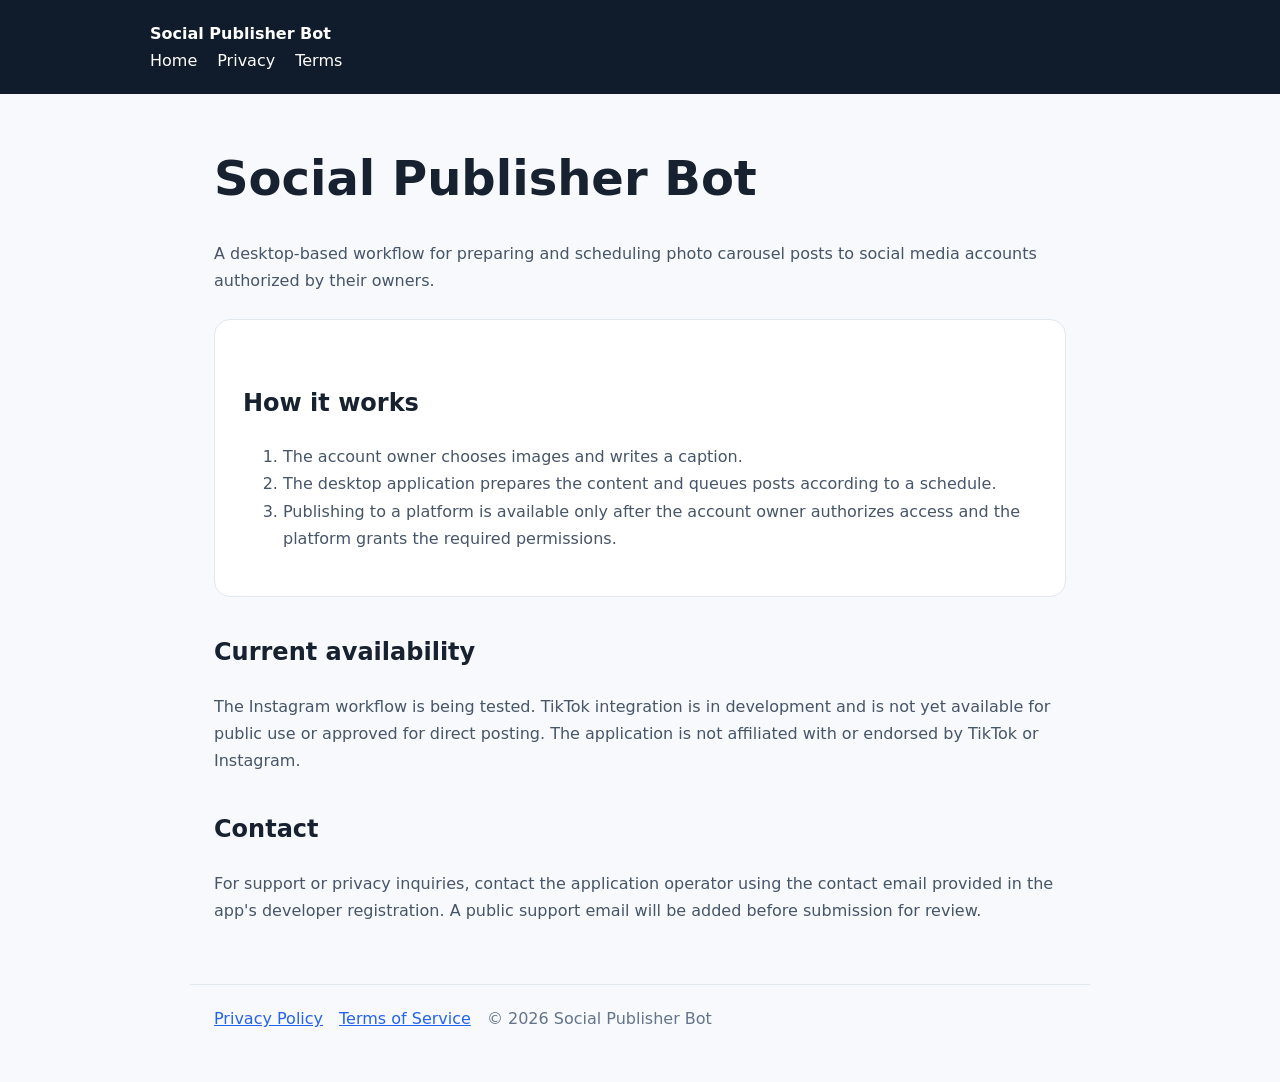
<file: index.html>
<!doctype html><html lang="en"><head><meta charset="utf-8"><meta name="viewport" content="width=device-width, initial-scale=1"><meta name="description" content="Social Publisher Bot helps account owners prepare and schedule their own social media photo carousels."><title>Social Publisher Bot</title><link rel="stylesheet" href="style.css"></head><body><header><strong>Social Publisher Bot</strong><nav><a href="index.html">Home</a><a href="privacy.html">Privacy</a><a href="terms.html">Terms</a></nav></header><main><h1>Social Publisher Bot</h1><p>A desktop-based workflow for preparing and scheduling photo carousel posts to social media accounts authorized by their owners.</p><div class="card"><h2>How it works</h2><ol><li>The account owner chooses images and writes a caption.</li><li>The desktop application prepares the content and queues posts according to a schedule.</li><li>Publishing to a platform is available only after the account owner authorizes access and the platform grants the required permissions.</li></ol></div><h2>Current availability</h2><p>The Instagram workflow is being tested. TikTok integration is in development and is not yet available for public use or approved for direct posting. The application is not affiliated with or endorsed by TikTok or Instagram.</p><h2>Contact</h2><p>For support or privacy inquiries, contact the application operator using the contact email provided in the app's developer registration. A public support email will be added before submission for review.</p></main><footer><a href="privacy.html">Privacy Policy</a><a href="terms.html">Terms of Service</a><span>© 2026 Social Publisher Bot</span></footer></body></html>
</file>
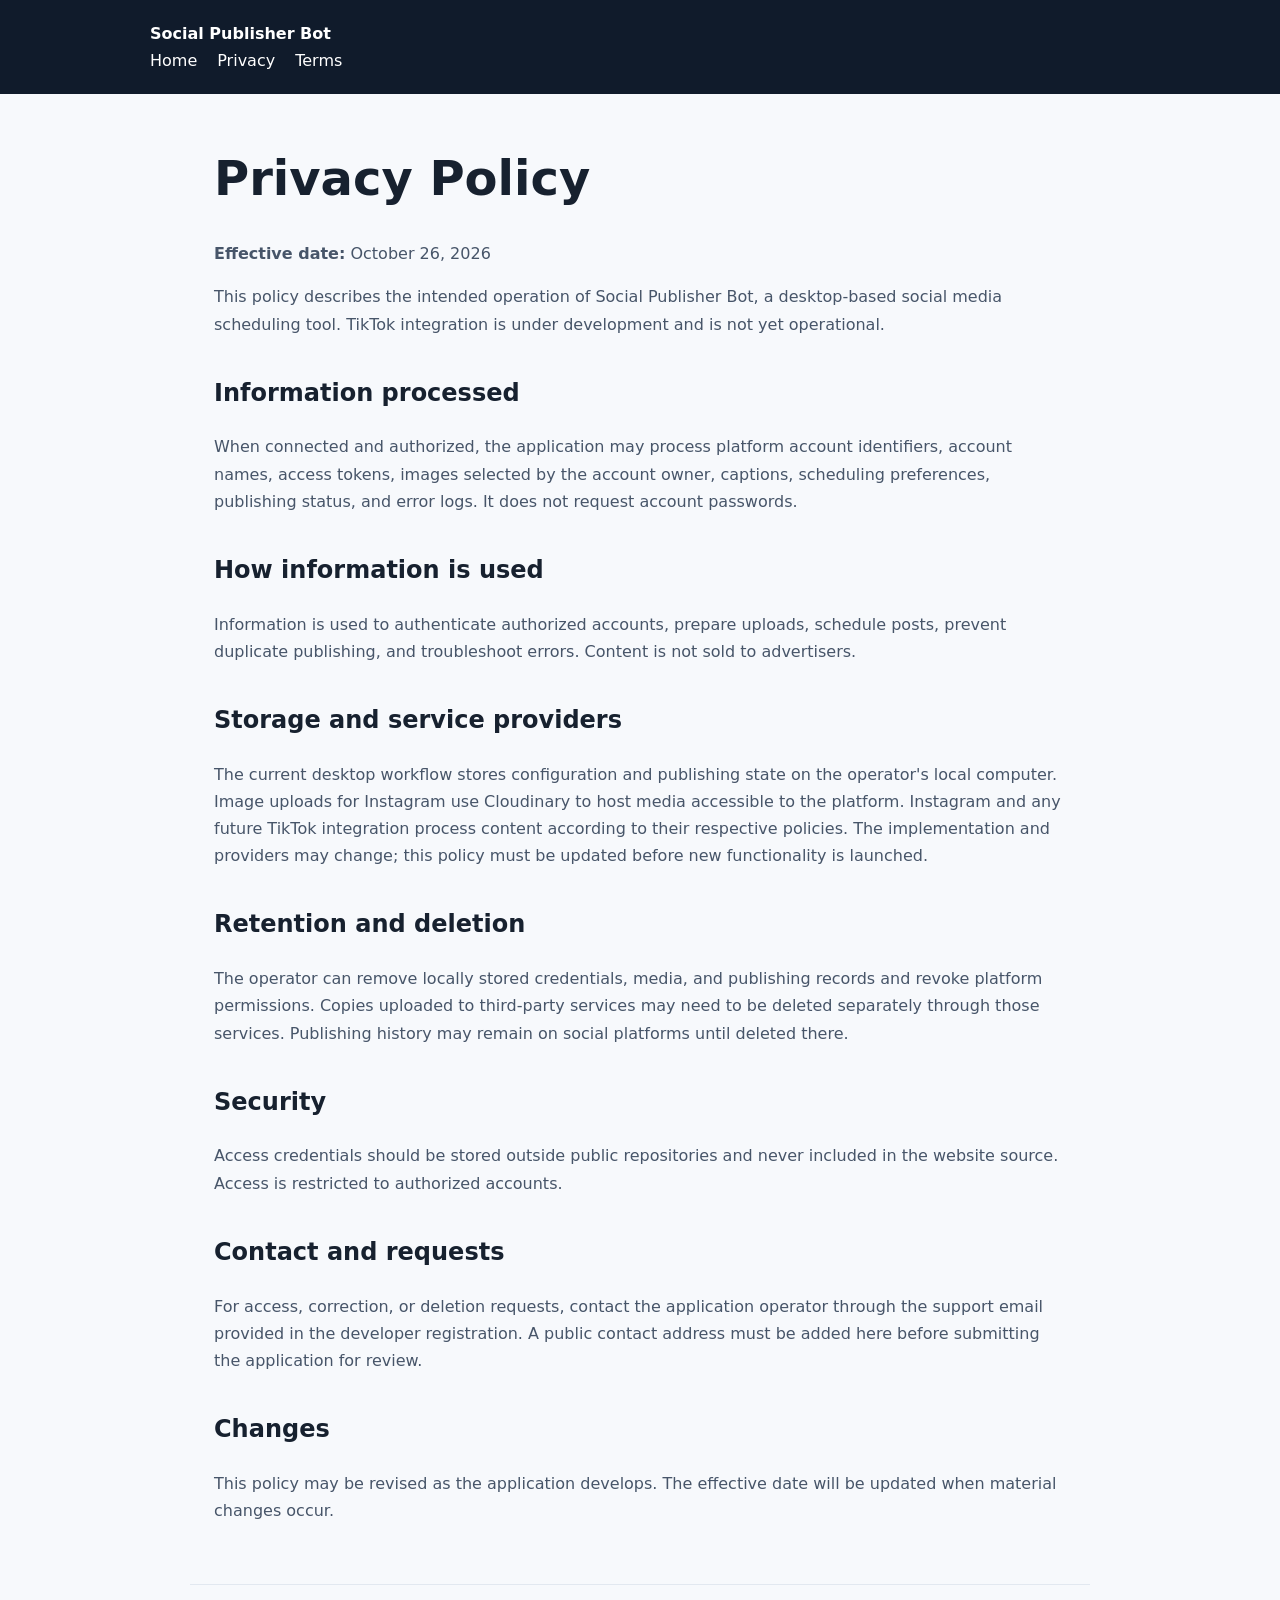
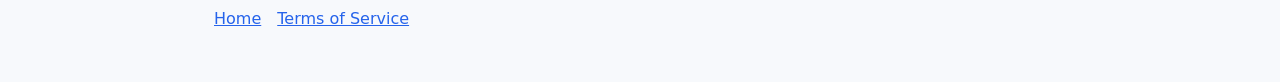
<file: privacy.html>
<!doctype html><html lang="en"><head><meta charset="utf-8"><meta name="viewport" content="width=device-width, initial-scale=1"><title>Privacy Policy | Social Publisher Bot</title><link rel="stylesheet" href="style.css"></head><body><header><strong>Social Publisher Bot</strong><nav><a href="index.html">Home</a><a href="privacy.html">Privacy</a><a href="terms.html">Terms</a></nav></header><main><h1>Privacy Policy</h1><p><strong>Effective date:</strong> October 26, 2026</p><p>This policy describes the intended operation of Social Publisher Bot, a desktop-based social media scheduling tool. TikTok integration is under development and is not yet operational.</p><h2>Information processed</h2><p>When connected and authorized, the application may process platform account identifiers, account names, access tokens, images selected by the account owner, captions, scheduling preferences, publishing status, and error logs. It does not request account passwords.</p><h2>How information is used</h2><p>Information is used to authenticate authorized accounts, prepare uploads, schedule posts, prevent duplicate publishing, and troubleshoot errors. Content is not sold to advertisers.</p><h2>Storage and service providers</h2><p>The current desktop workflow stores configuration and publishing state on the operator's local computer. Image uploads for Instagram use Cloudinary to host media accessible to the platform. Instagram and any future TikTok integration process content according to their respective policies. The implementation and providers may change; this policy must be updated before new functionality is launched.</p><h2>Retention and deletion</h2><p>The operator can remove locally stored credentials, media, and publishing records and revoke platform permissions. Copies uploaded to third-party services may need to be deleted separately through those services. Publishing history may remain on social platforms until deleted there.</p><h2>Security</h2><p>Access credentials should be stored outside public repositories and never included in the website source. Access is restricted to authorized accounts.</p><h2>Contact and requests</h2><p>For access, correction, or deletion requests, contact the application operator through the support email provided in the developer registration. A public contact address must be added here before submitting the application for review.</p><h2>Changes</h2><p>This policy may be revised as the application develops. The effective date will be updated when material changes occur.</p></main><footer><a href="index.html">Home</a><a href="terms.html">Terms of Service</a></footer></body></html>
</file>
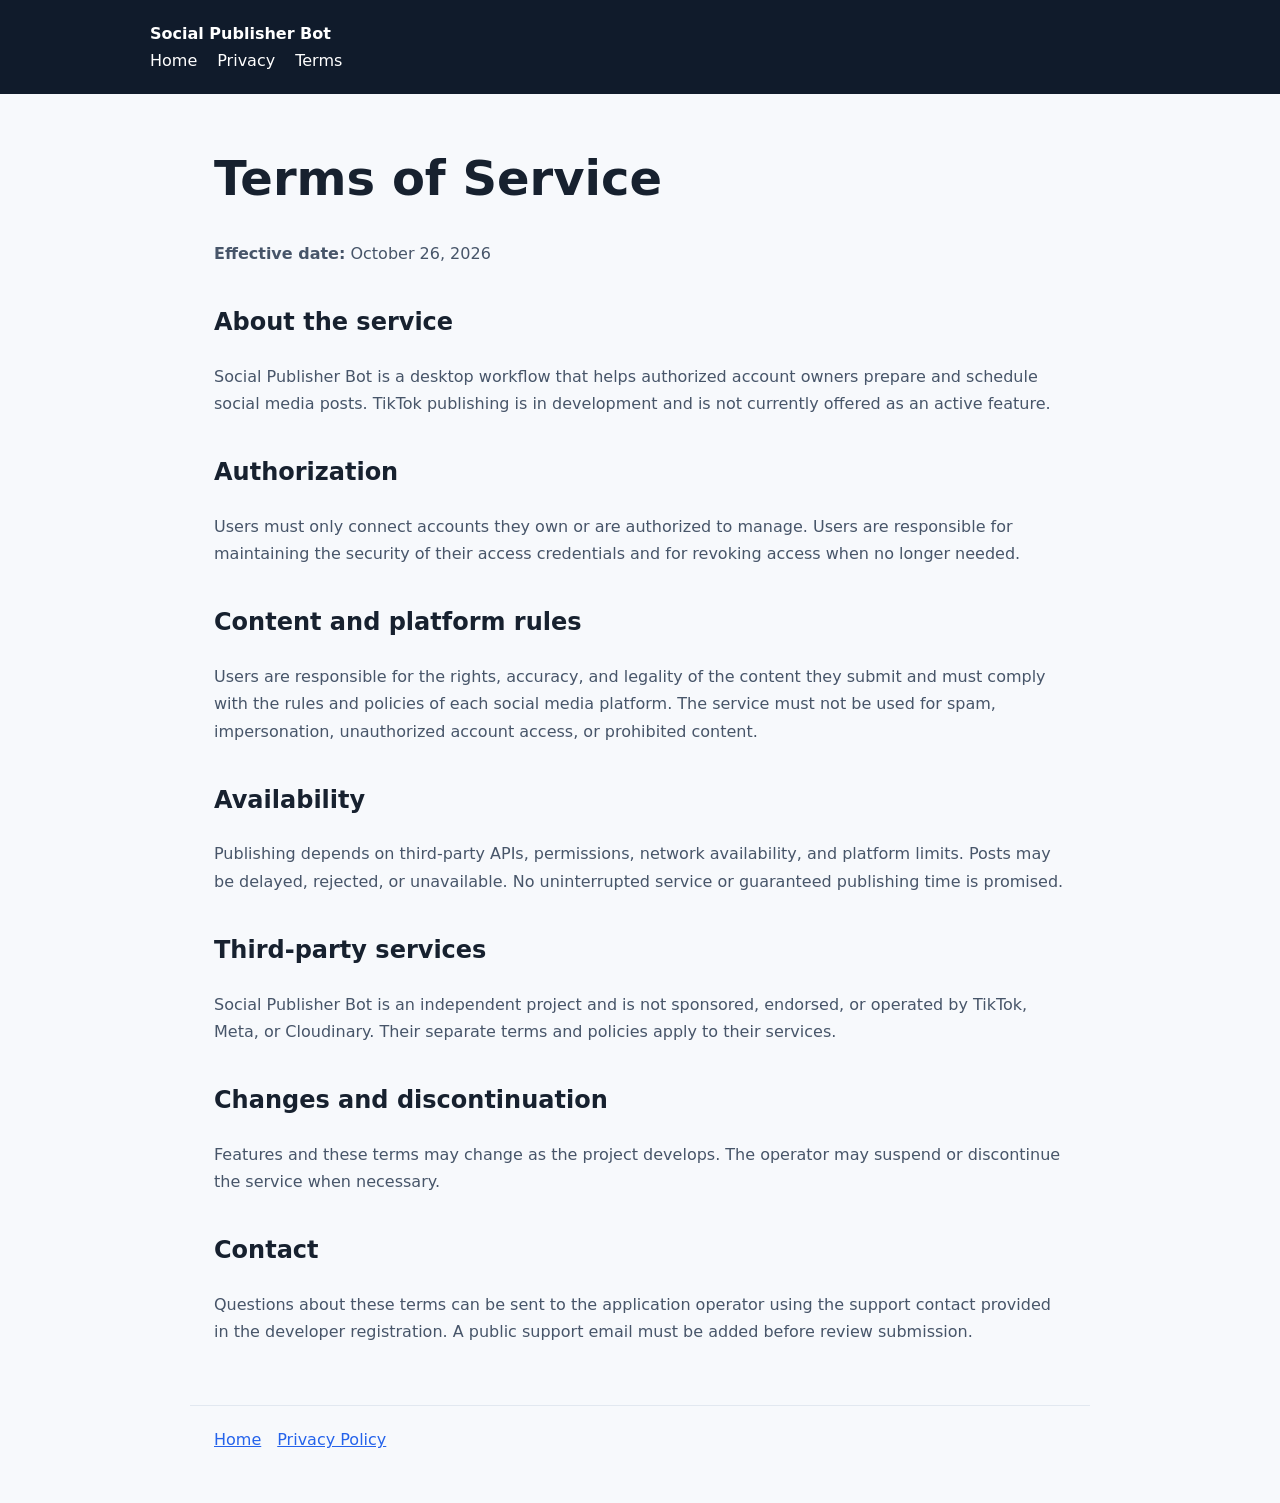
<file: terms.html>
<!doctype html><html lang="en"><head><meta charset="utf-8"><meta name="viewport" content="width=device-width, initial-scale=1"><title>Terms of Service | Social Publisher Bot</title><link rel="stylesheet" href="style.css"></head><body><header><strong>Social Publisher Bot</strong><nav><a href="index.html">Home</a><a href="privacy.html">Privacy</a><a href="terms.html">Terms</a></nav></header><main><h1>Terms of Service</h1><p><strong>Effective date:</strong> October 26, 2026</p><h2>About the service</h2><p>Social Publisher Bot is a desktop workflow that helps authorized account owners prepare and schedule social media posts. TikTok publishing is in development and is not currently offered as an active feature.</p><h2>Authorization</h2><p>Users must only connect accounts they own or are authorized to manage. Users are responsible for maintaining the security of their access credentials and for revoking access when no longer needed.</p><h2>Content and platform rules</h2><p>Users are responsible for the rights, accuracy, and legality of the content they submit and must comply with the rules and policies of each social media platform. The service must not be used for spam, impersonation, unauthorized account access, or prohibited content.</p><h2>Availability</h2><p>Publishing depends on third-party APIs, permissions, network availability, and platform limits. Posts may be delayed, rejected, or unavailable. No uninterrupted service or guaranteed publishing time is promised.</p><h2>Third-party services</h2><p>Social Publisher Bot is an independent project and is not sponsored, endorsed, or operated by TikTok, Meta, or Cloudinary. Their separate terms and policies apply to their services.</p><h2>Changes and discontinuation</h2><p>Features and these terms may change as the project develops. The operator may suspend or discontinue the service when necessary.</p><h2>Contact</h2><p>Questions about these terms can be sent to the application operator using the support contact provided in the developer registration. A public support email must be added before review submission.</p></main><footer><a href="index.html">Home</a><a href="privacy.html">Privacy Policy</a></footer></body></html>
</file>
<file: style.css>
:root{font-family:Inter,system-ui,-apple-system,Segoe UI,sans-serif;color:#17212f;background:#f7f9fc}*{box-sizing:border-box}body{margin:0;line-height:1.7}header{background:#101b2b;color:#fff;padding:20px max(24px,calc((100% - 980px)/2))}header a{color:#fff;text-decoration:none;margin-right:20px}main{max-width:900px;margin:56px auto;padding:0 24px}h1{font-size:clamp(2rem,5vw,3rem);line-height:1.2}h2{margin-top:35px}p,li{color:#475569}header p{color:#cbd5e1}.card{background:#fff;border:1px solid #e2e8f0;border-radius:16px;padding:28px;margin:24px 0}a{color:#2563eb}footer{max-width:900px;margin:60px auto 30px;padding:20px 24px;border-top:1px solid #e2e8f0;color:#64748b}footer a{margin-right:16px}code{background:#edf2f7;padding:2px 5px;border-radius:4px}
</file>
